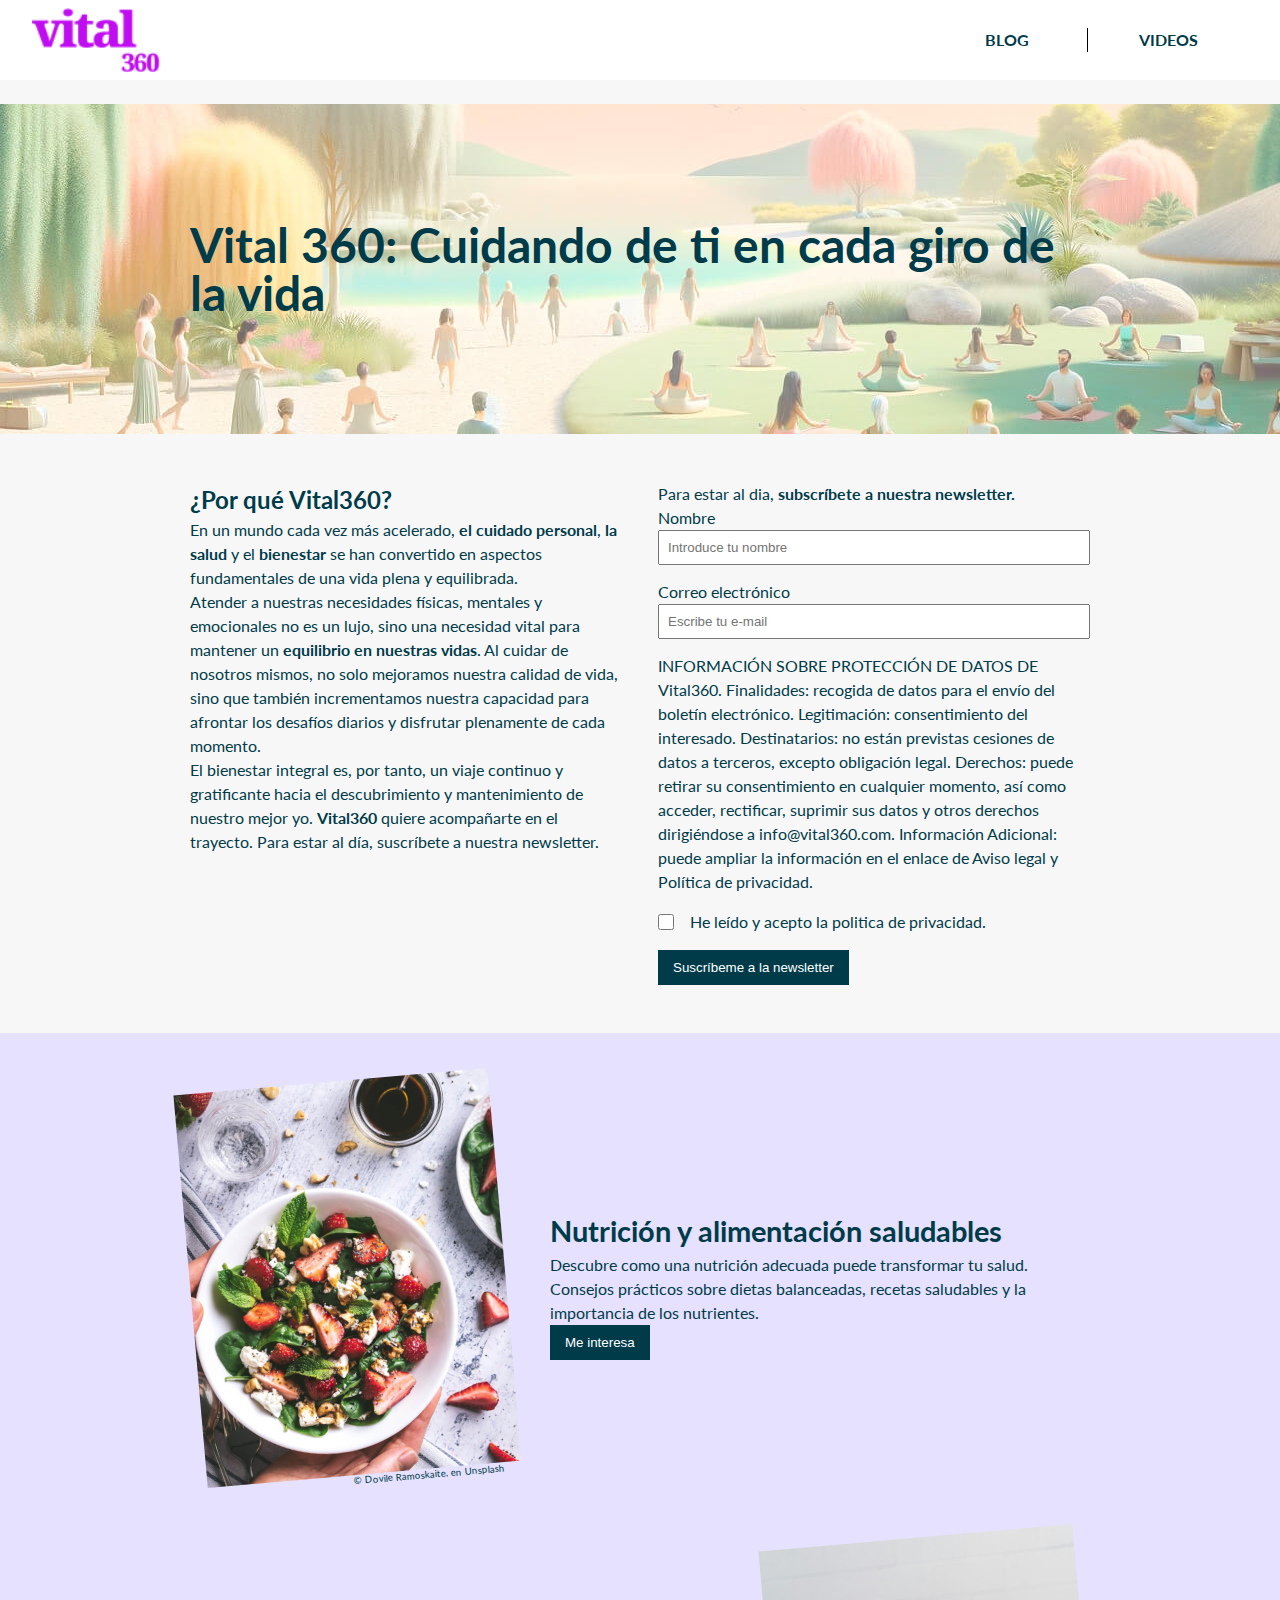
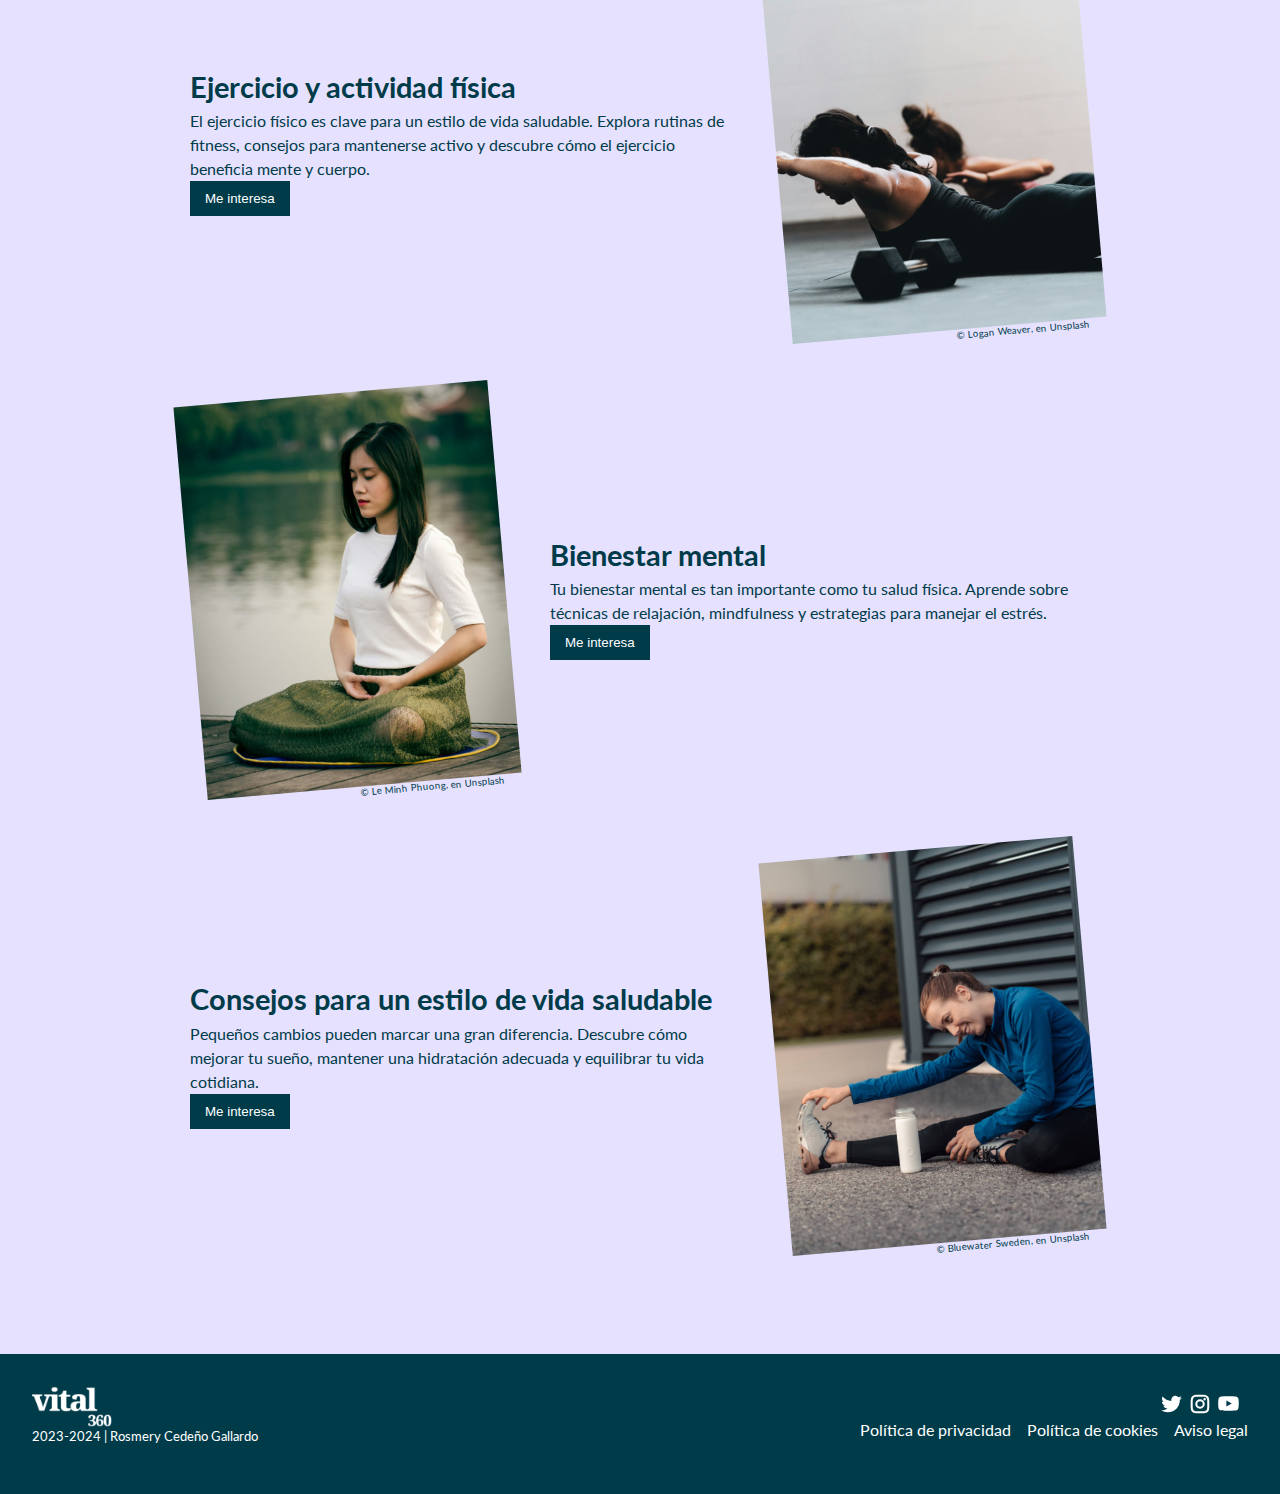
<file: index.html>
<<<<<<< HEAD
<!DOCTYPE html>
<html lang="es">

<meta charset="UTF-8">
    <meta name="viewport" content="width=device-width, initial-scale=1.0">
    <meta name="viewport" content="width=device-width, initial-scale=1, shrink-to-fit=no">
    <title>Tu Sitio de Cuidado Personal</title>
    <link rel="preconnect" href="https://fonts.googleapis.com">
    <link rel="preconnect" href="https://fonts.gstatic.com" crossorigin>
    <link href="https://fonts.googleapis.com/css2?family=Lato:wght@400;700;900&family=Noto+Serif:wght@600&display=swap" rel="stylesheet">
    <link rel="stylesheet" href="css/styles.css" />
    <link rel="icon" type="image/x-png" href="img/favicon.png">

<body class="home">
    <header>
        <div class="menu">
            <div class="container_n_f">
                <a href="index.html"><img src="img/logoVital360.svg" alt="logo"></a>
                <nav>
                    <ul>
                        <li class="border-right"><a href="blog.html">BLOG</a></li>
                        <li><a href="videos.html">VIDEOS</a></li>
                    </ul>
                </nav>
            </div>
        </div>

        <div class="img-prin">
            <div class="container1">
                <h1 class="title"> Vital 360: Cuidando de ti en cada giro de la vida </h1>
            </div>
        </div>
    </header>

    <main>
        <section class="form container1">
            <div class="item">
                <h2>¿Por qué Vital360?</h2>
                <p>
                    En un mundo cada vez más acelerado, <strong>el cuidado personal</strong>, <strong>la salud</strong>
                    y el
                    <strong> bienestar </strong>se han convertido en aspectos fundamentales de una vida plena y
                    equilibrada.
                </p>

                <p> Atender a nuestras necesidades físicas, mentales y emocionales no es un lujo,
                    sino una necesidad vital para mantener un <strong>equilibrio en nuestras vidas</strong>. Al
                    cuidar de nosotros mismos, no solo mejoramos nuestra calidad de vida, sino
                    que también incrementamos nuestra capacidad para afrontar los desafíos
                    diarios y disfrutar plenamente de cada momento.
                </p>
                <p>
                    El bienestar integral es, por tanto, un viaje continuo y gratificante hacia el
                    descubrimiento y mantenimiento de nuestro mejor yo. <strong>Vital360</strong> quiere
                    acompañarte en el trayecto.
                    Para estar al día, suscríbete a nuestra newsletter.
                </p>
            </div>

            <!--Código Información Personal-->
            <div class="item">
                <div>Para estar al dia, <strong>subscríbete a nuestra newsletter.</strong></div>
                <form>
                    <ul id="miLista">
                        <li>
                            <label class="label" for="username"> Nombre</label>
                            <input class="input" id="username" placeholder="Introduce tu nombre" type="text"
                                name="user_name" required pattern="[A-Za-z'-]{3,64}"
                                title="Solo letras, apóstrofes o guiones, mínimo 3 carácteres y máximo 64 carácteres">
                        </li>
                        <li>
                            <label class="Correo electrónico">Correo electrónico</label>
                            <input class="input" id="correo" placeholder="Escribe tu e-mail" type="text" name="correo"
                                title="Solo letras, apóstrofes o guiones, mínimo 3 carácteres y máximo 64 carácteres">
                            <p>
                                INFORMACIÓN SOBRE PROTECCIÓN DE DATOS DE Vital360.
                                Finalidades: recogida de datos para el envío del boletín electrónico.
                                Legitimación: consentimiento del interesado. Destinatarios: no están
                                previstas cesiones de datos a terceros, excepto obligación legal.
                                Derechos: puede retirar su consentimiento en cualquier momento, así
                                como acceder, rectificar, suprimir sus datos y otros derechos
                                dirigiéndose a <a href="#">info@vital360.com.</a> Información Adicional: puede ampliar
                                la información en el enlace de <a href="#">Aviso legal</a> y <a href="#">Política de
                                    privacidad.</a>
                            </p>
                        </li>
                    </ul>

                    <div class="check">
                        <label for="aceptar">He leído y acepto la politica de privacidad.</label>
                        <input type="checkbox" name="terms" required="">
                    </div>

                    <!--checkbox-->
                    <button id="aceptar" onclick="Suscribete()">Suscríbeme a la newsletter</button>
                </form>
            </div>
        </section>
        

        <!--Información General-->
        <div class="bg-contrast">
            <section class="articles container1">
                <article>
                    <figure>
                        <img src="img/home-bloc1.jpg" alt="imagen de plato con frutas nutritivas">
                        <figcaption> © Dovile Ramoskaite, en Unsplash</figcaption>
                    </figure>
                    <div>
                        <h3> Nutrición y alimentación saludables</h3>
                        <p>
                            Descubre como una nutrición adecuada puede transformar tu salud. Consejos
                            prácticos sobre dietas balanceadas, recetas saludables y la importancia de los
                            nutrientes.
                        </p>

                        <button onclick="info()">Me interesa</button>
                    </div>
                </article>
                <article class="reverse">
                    <figure>
                        <img src="img/home-bloc2.jpg" alt="imagen de persona haciendo ejercicio">
                        <figcaption> © Logan Weaver, en Unsplash</figcaption>
                    </figure>
                    <div>
                        <h3>Ejercicio y actividad física</h3>
                        <p>
                            El ejercicio físico es clave para un estilo de vida saludable. Explora rutinas de
                            fitness, consejos para mantenerse activo y descubre cómo el ejercicio beneficia
                            mente y cuerpo.
                        </p>

                        <button onclick="info()">Me interesa</button>
                    </div>
                </article>
                <article>
                    <figure>
                        <img src="img/home-bloc3.jpg" alt="imagen de persona meditando">
                        <figcaption> © Le Minh Phuong, en Unsplash</figcaption>
                    </figure>
                    <div>
                        <h3>Bienestar mental</h3>
                        <p>
                            Tu bienestar mental es tan importante como tu salud física. Aprende sobre
                            técnicas de relajación, mindfulness y estrategias para manejar el estrés.
                        </p>

                        <button onclick="info()">Me interesa</button>
                    </div>
                </article>
                <article class="reverse">
                    <figure>
                        <img src="img/home-bloc4.jpg" alt="imagen de persona haciendo calentamiento">
                        <figcaption> © Bluewater Sweden, en Unsplash</figcaption>
                    </figure>
                    <div>
                        <h3>Consejos para un estilo de vida saludable</h3>
                        <p>
                            Pequeños cambios pueden marcar una gran diferencia. Descubre cómo
                            mejorar tu sueño, mantener una hidratación adecuada y equilibrar tu vida
                            cotidiana.
                        </p>

                        <button onclick="info()">Me interesa</button>
                    </div>
                </article>
            </section>
        </div>
    </main>
    <footer>
        <div class="container_f">
            <div class="logo">
                <figure>
                    <img src="img/logoVital360-n.svg" alt="Logo">
                </figure>
                
                <p>2023-2024 | Rosmery Cedeño Gallardo</p>
            </div>
    
    
            <div class="footer_links">
                <div id="sm">
                    <a href="#"><img src="/img/twitter.svg" alt="Twitter"></a>
                    <a href="#"><img src="/img/instagram.svg" alt="Instagram"></a>
                    <a href="#"><img src="/img/youtube.svg" alt="Youtube"></a>
                </div>
                <div id="legal">
                    <a href="#">Política de privacidad</a>
                    <a href="#">Política de cookies</a>
                    <a href="#">Aviso legal</a>
                </div>
            </div>
        </div>
    </footer>
</body>
</html>
</file>
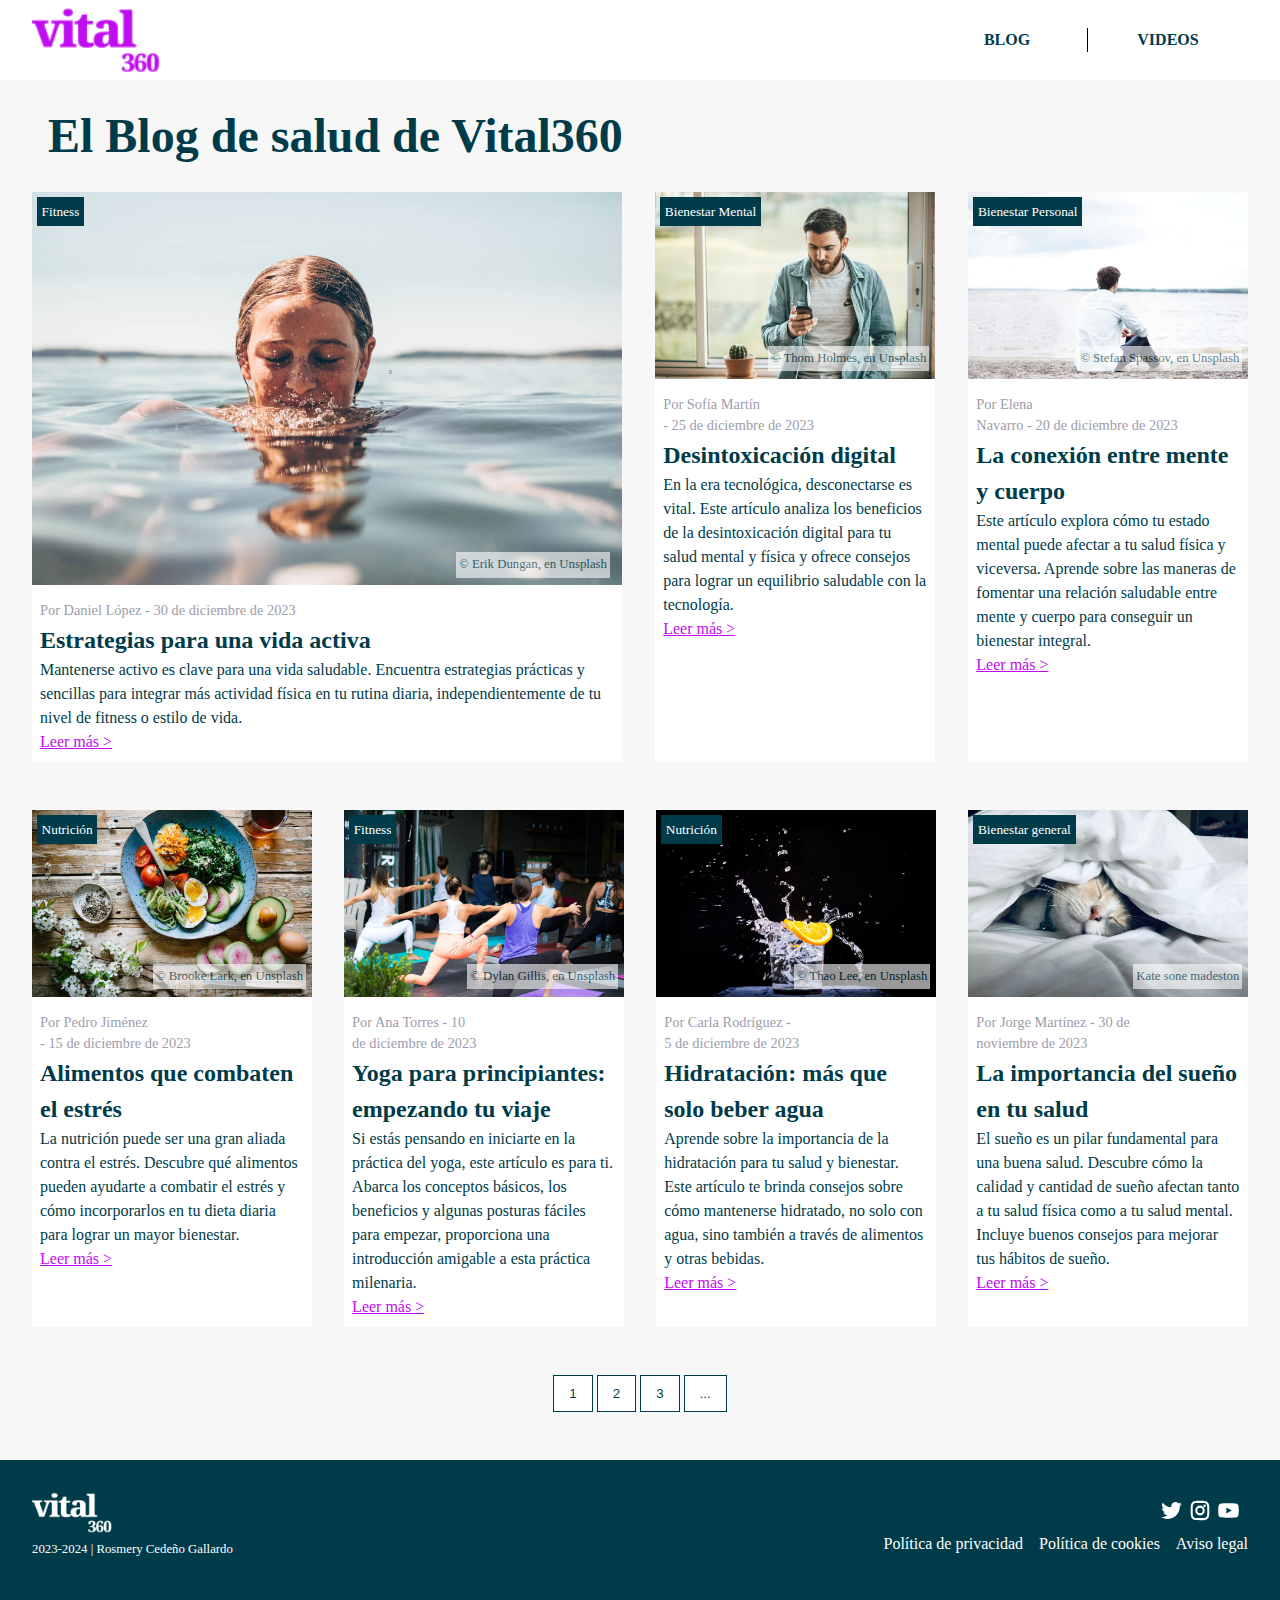
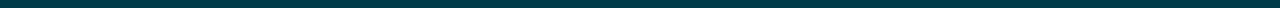
<file: blog.html>
<!DOCTYPE html>
<html lang="es">

<head>
    <meta charset="UTF-8">
    <meta name="viewport" content="width=device-width, initial-scale=1.0">
    <title>Blog</title>
    <link rel="preconnect" href="https://fonts.googleapis.com">
    <link rel="preconnect" href="https://fonts.gstatic.com" crossorigin>
    <link href="https://fonts.googleapis.com/css2?family=Noto+Serif:wght@600&display=swap" rel="stylesheet">
    <link rel="stylesheet" href="css/styles.css" />

    <link rel="icon" type="image/x-png" href="img/favicon.png">
</head>

<body>
    <header>
        <div class="menu">
            <div class="container_n_f">
                <a href="index.html"><img src="img/logoVital360.svg" alt="logo"></a>
                <nav>
                    <ul>
                        <li class="border-right"><a href="blog.html">BLOG</a></li>
                        <li><a href="videos.html">VIDEOS</a></li>
                    </ul>
                </nav>
            </div>
        </div>
    </header>

    <main class="blog">
        <section class="blog-cards-container container2">
            <h1>El Blog de salud de Vital360</h1>

            <article id="first_article"> 
                <figure>
                    <p class="tag"><a href="#">Fitness</a></p>
                    <img src="img/estrategias-vida-activa.jpg" alt="Estrategias para una vida activa">

                    <figcaption>© Erik Dungan, en Unsplash</figcaption>
                </figure>
                <div>
                    <p class="author">Por Daniel López - 30 de diciembre de 2023</p>
                    <h2><a href="entrada.html">Estrategias para una vida activa </a></h2>
                    <p>
                        Mantenerse activo es clave para una vida saludable. Encuentra estrategias prácticas y sencillas para
                        integrar más actividad física en tu rutina diaria, independientemente de tu nivel de fitness o estilo de
                        vida. 
                    </p>
                    <a class="info" href="entrada.html">Leer más ></a>
                </div>
            </article>
            <article>
                <figure>
                    <p class="tag"><a href="#">Bienestar Mental</a></p>
                    <img src="img/desintoxicacion-digital.jpg" alt="Desintoxicación digital">
                    <figcaption>© Thom Holmes, en Unsplash</figcaption>
                </figure>

                <div>
                    <p class="author">Por Sofía Martín - 25 de diciembre de 2023</p>
                    <h2><a href="#">Desintoxicación digital </a></h2>
                    <p>En la era tecnológica, desconectarse es vital. Este artículo analiza los beneficios de la
                        desintoxicación digital para tu salud mental y física y ofrece consejos para lograr un equilibrio
                        saludable con la tecnología. </p>
                    <a class="info" href="#">Leer más ></a>
                </div>
            </article>
            <article>
                <figure>
                    <p class="tag"><a href="#">Bienestar Personal</a></p>
                    <img src="img/conexion-mente-cuerpo.jpg" alt="La conexión entre mente y cuerpo">
                    <figcaption>© Stefan Spassov, en Unsplash</figcaption>
                </figure>

                <div>
                    <p class="author">Por Elena Navarro - 20 de diciembre de 2023</p>
                    <h2><a href="#">La conexión entre mente y cuerpo </a></h2>
                    <p>Este artículo explora cómo tu estado mental puede afectar a tu salud física y viceversa. Aprende sobre
                        las maneras de fomentar una relación saludable entre mente y cuerpo para conseguir un bienestar
                        integral. </p>
                    <a class="info" href="#">Leer más ></a>
                </div>
            </article>
            <article>
                <figure >
                    <p class="tag"><a href="#">Nutrición</a></p>
                    <img src="img/alimentos-combaten-estres.jpg" alt="Alimentos que combaten el estrés">
                    <figcaption>© Brooke Lark, en Unsplash</figcaption>
                </figure>
                <div>
                    <p class="author">Por Pedro Jiménez - 15 de diciembre de 2023</p>
                    <h2><a href="#">Alimentos que combaten el estrés </a></h2>
                    <p>La nutrición puede ser una gran aliada contra el estrés. Descubre qué alimentos pueden ayudarte a
                        combatir el estrés y cómo incorporarlos en tu dieta diaria para lograr un mayor bienestar. </p>
                    <a class="info" href="#">Leer más ></a>
                </div>
            </article>
            <article>
                <figure>
                    <p class="tag"><a href="#">Fitness</a></p>
                    <img src="img/yoga-principiantes.jpg" alt="Yoga para principiantes">
                    <figcaption>© Dylan Gillis, en Unsplash</figcaption>
                </figure>
                <div>
                    <p class="author">Por Ana Torres - 10 de diciembre de 2023</p>
                    <h2><a href="#">Yoga para principiantes: empezando tu viaje </a></h2>
                    <p>Si estás pensando en iniciarte en la práctica del yoga, este artículo es para ti. Abarca los conceptos
                        básicos, los beneficios y algunas posturas fáciles para empezar, proporciona una introducción amigable a
                        esta práctica milenaria. </p>
                    <a class="info" href="#">Leer más ></a>
                </div>
            </article>
            <article>
                <figure>
                    <p class="tag"><a href="#">Nutrición</a></p>
                    <img src="img/hidratacion.jpg" alt="Hidratación: más que solo beber agua">
                    <figcaption>© Thao Lee, en Unsplash</figcaption>
                </figure>
                <div>
                    <p class="author">Por Carla Rodríguez - 5 de diciembre de 2023</p>
                    <h2><a href="#">Hidratación: más que solo beber agua</a></h2>
                    <p>Aprende sobre la importancia de la hidratación para tu salud y bienestar. Este artículo te brinda
                        consejos sobre cómo mantenerse hidratado, no solo con agua, sino también a través de alimentos y otras
                        bebidas. </p>
                    <a class="info" href="#">Leer más ></a>
                </div>
            </article>
            <article>
                <figure>
                    <p class="tag"><a href="#">Bienestar general</a></p>
                    <img src="img/importancia-sueno-salud.jpg" alt="La importancia del sueño en tu salud">
                    <figcaption>Kate sone madeston</figcaption>
                </figure>
                <div>
                    <p class="author">Por Jorge Martínez - 30 de noviembre de 2023</p>
                    <h2><a href="#">La importancia del sueño en tu salud</a></h2>
                    <p>El sueño es un pilar fundamental para una buena salud. Descubre cómo la calidad y cantidad de sueño
                        afectan tanto a tu salud física como a tu salud mental. Incluye buenos consejos para mejorar tus hábitos
                        de sueño. </p>
                    <a class="info" href="#">Leer más ></a>
                </div>
            </article>
        </section>

        <div class="pagination-buttons">
            <button onclick="changePage('prev')">1</button>
            <button onclick="changePage('next')">2</button>
            <button onclick="changePage('next')">3</button>
            <button onclick="changePage('next')">...</button>
        </div>
    </main>

    <footer>
        <div class="container_f">
            <div class="logo">
                <figure>
                    <img src="img/logoVital360-n.svg" alt="Logo">
                </figure>
                
                <p>2023-2024 | Rosmery Cedeño Gallardo</p>
            </div>
    
    
            <div class="footer_links">
                <div id="sm">
                    <a href="#"><img src="img/twitter.svg" alt="Twitter"></a>
                    <a href="#"><img src="img/instagram.svg" alt="Instagram"></a>
                    <a href="#"><img src="img/youtube.svg" alt="Youtube"></a>
                </div>
                <div id="legal">
                    <a href="#">Política de privacidad</a>
                    <a href="#">Política de cookies</a>
                    <a href="#">Aviso legal</a>
                </div>
            </div>
        </div>
    </footer>
</body>

</html>
</file>
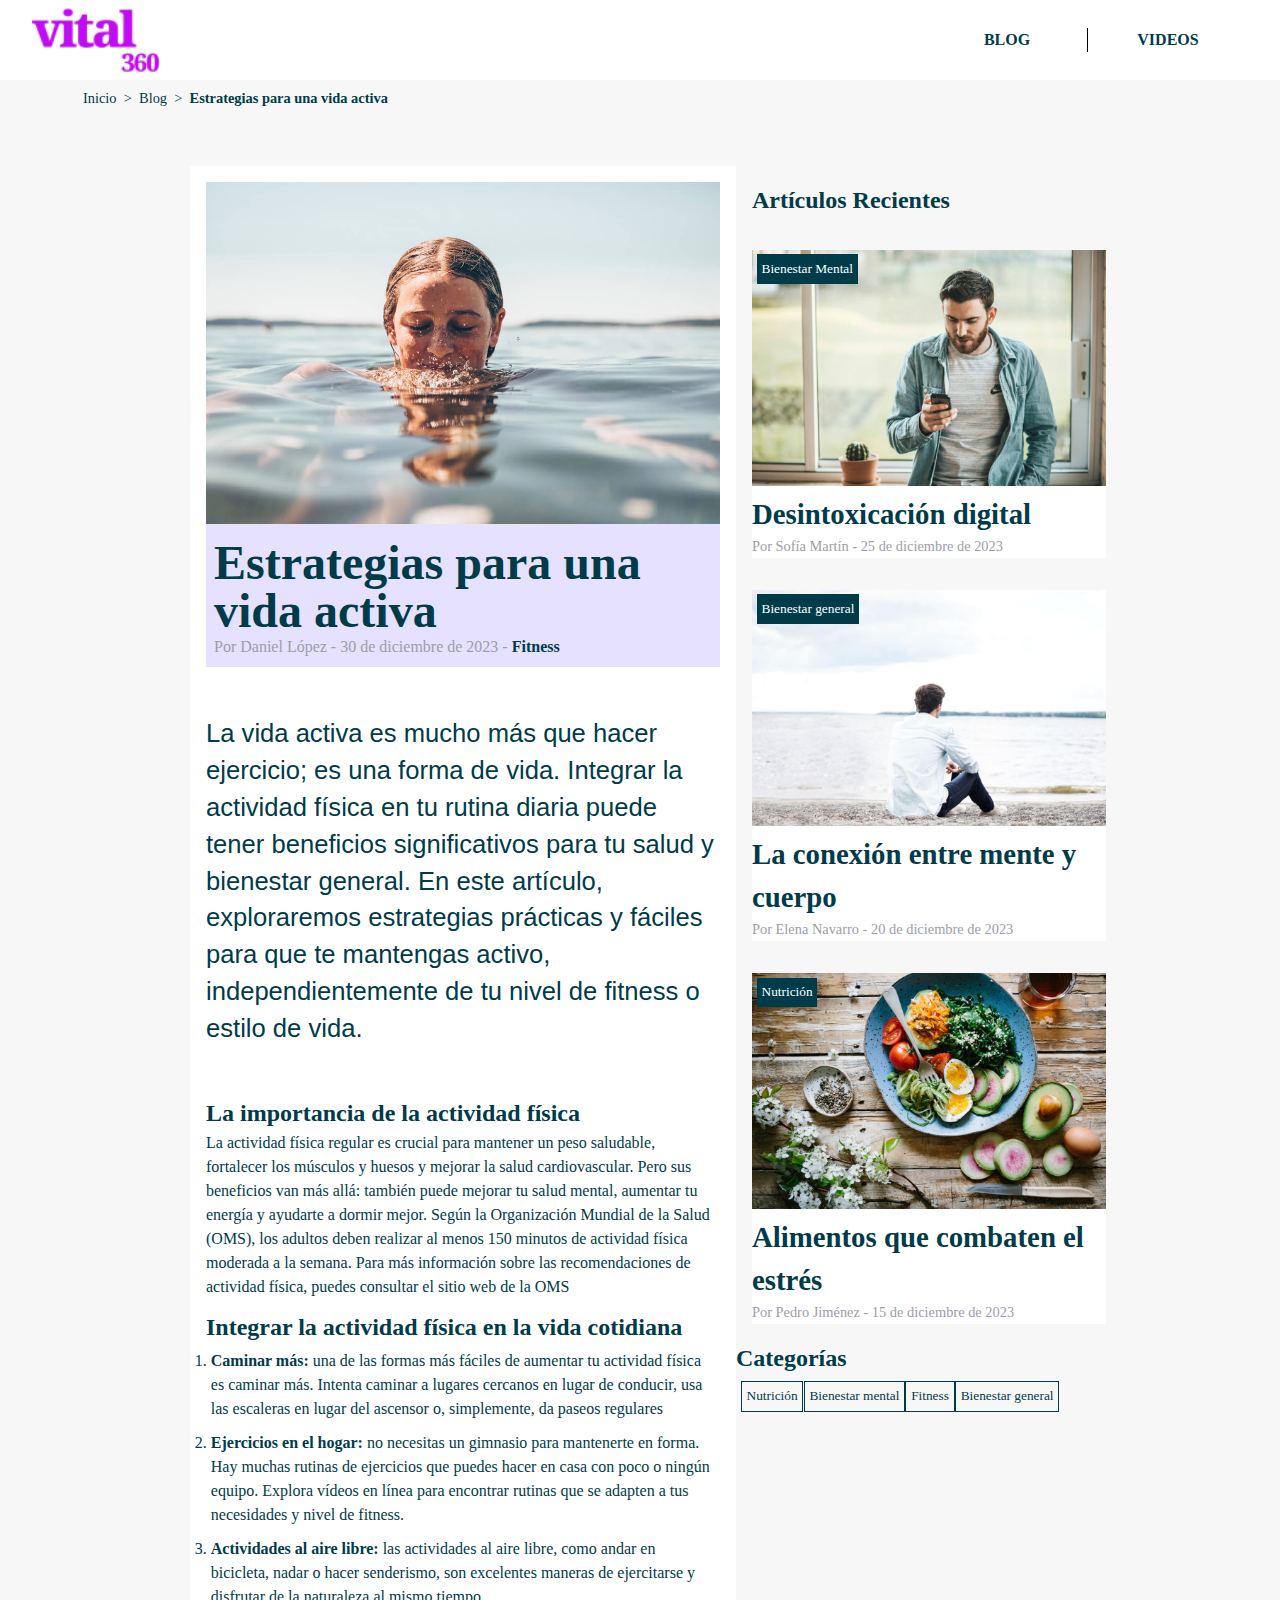
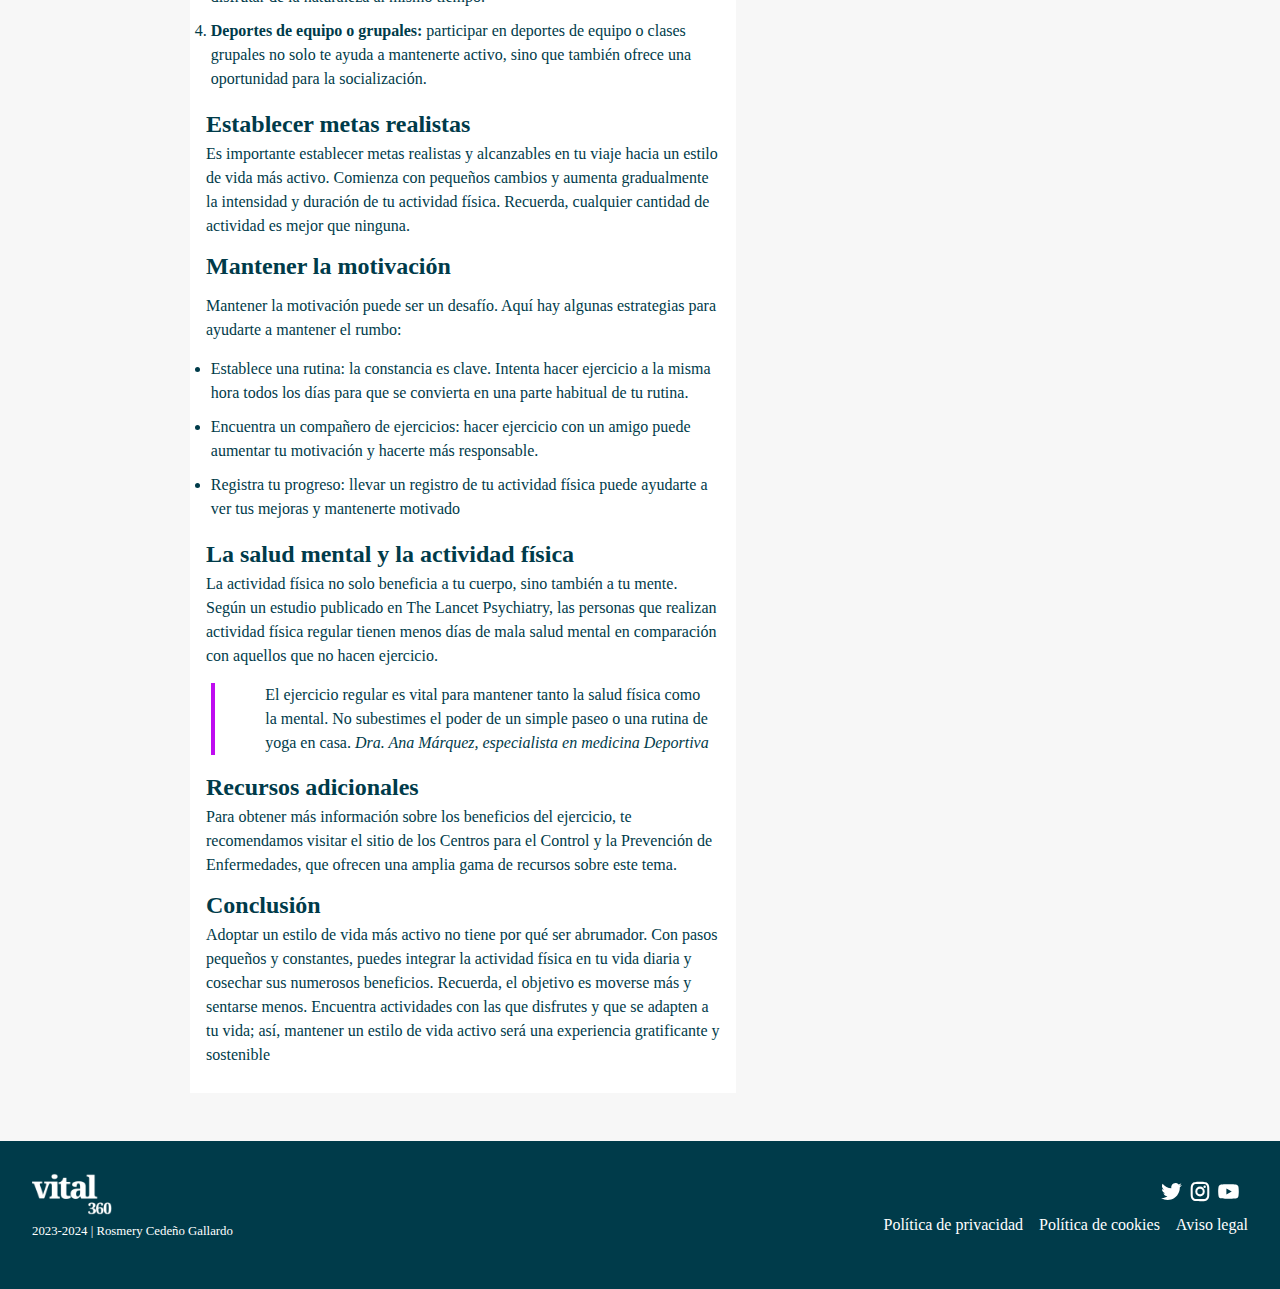
<file: entrada.html>
<!DOCTYPE html>
<html lang="es">

<head>
    <meta charset="UTF-8">
    <meta name="viewport" content="width=device-width, initial-scale=1.0">
    <title>entrada</title>
    <link rel="preconnect" href="https://fonts.googleapis.com">
    <link rel="preconnect" href="https://fonts.gstatic.com" crossorigin>
    <link href="https://fonts.googleapis.com/css2?family=Noto+Serif:wght@600&display=swap" rel="stylesheet">
    <link rel="stylesheet" href="css/styles.css" />

    <link rel="icon" type="image/x-png" href="img/favicon.png">
</head>

<body>
    <header>    
        <div class="menu">
            <div class="container_n_f">
                <a href="index.html"><img src="img/logoVital360.svg" alt="logo"></a>
                <nav>
                    <ul>
                        <li class="border-right"><a href="blog.html">BLOG</a></li>
                        <li><a href="videos.html">VIDEOS</a></li>
                    </ul>
                </nav>
            </div>
        </div>
    </header>
    <main class="post">
        <section class="breadcrumb_section background-color4 color1">
            <div class="breadcrumb_sizeBox">
                <ul class="breadcrumb color1">
                    <li><a class="color1" href="index.html">Inicio</a></li>
                    <li>&gt;</li>
                    <li><a href="blog.html">Blog</a></li>
                    <li>&gt;</li>
                    <li><strong>Estrategias para una vida activa</strong></li>
                </ul>
            </div>
        </section>
        <div class="container1 post-content">
            <section class="bg">
                <article>
                    <figure class="into">
                        <img src="img/estrategias-vida-activa.jpg" alt="estrategias">
                        <div class="tema"><h1>Estrategias para una vida activa</h1>
                        <figcaption>Por Daniel López - 30 de diciembre de 2023 - <strong>Fitness</strong></figcaption></div>
                    </figure>
                    <p class="legend">La vida activa es mucho más que hacer ejercicio; es una forma de vida. Integrar la actividad física en tu
                        rutina diaria puede tener beneficios significativos para tu salud y bienestar general. En este artículo,
                        exploraremos estrategias prácticas y fáciles para que te mantengas activo, independientemente de tu nivel de
                        fitness o estilo de vida.
                    </p>
                    
                    <h2>La importancia de la actividad física </h2>
                    <p class="legend1 margin">
                        La actividad física regular es crucial para mantener un peso saludable, fortalecer los músculos y huesos y
                        mejorar la salud cardiovascular. Pero sus beneficios van más allá: también puede mejorar tu salud mental,
                        aumentar tu energía y ayudarte a dormir mejor. Según la Organización Mundial de la Salud (OMS), los adultos
                        deben realizar al menos 150 minutos de actividad física moderada a la semana. Para más información sobre las
                        recomendaciones de actividad física, puedes consultar el <a class="links_entrada" href="https://www.cdc.gov/physicalactivity/basics/pa-health/index.htm">sitio web de la OMS</a>
                    </p>
                    <h2 class="margin;">Integrar la actividad física en la vida cotidiana</h2>
                    <div class="size">
                    <ol>
                        <li class="margin"> <strong>Caminar más:</strong> una de las formas más fáciles de aumentar tu actividad física es caminar más. Intenta
                            caminar a lugares cercanos en lugar de conducir, usa las escaleras en lugar del ascensor o, simplemente,
                            da paseos regulares </li>
                        <li class="margin"> <strong>Ejercicios en el hogar:</strong> no necesitas un gimnasio para mantenerte en forma. Hay muchas rutinas de
                            ejercicios que puedes hacer en casa con poco o ningún equipo. Explora vídeos en línea para encontrar
                            rutinas que se adapten a tus necesidades y nivel de fitness.</li>
                        <li class="margin"> <strong> Actividades al aire libre:</strong> las actividades al aire libre, como andar en bicicleta, nadar o hacer
                            senderismo, son excelentes maneras de ejercitarse y disfrutar de la naturaleza al mismo tiempo.</li>
                        <li class="margin"> <strong>Deportes de equipo o grupales:</strong> participar en deportes de equipo o clases grupales no solo te ayuda a
                            mantenerte activo, sino que también ofrece una oportunidad para la socialización.</li>
                    </ol>
                    </div>
                    <h2>Establecer metas realistas </h2>
                   
                    <p class="margin">Es importante establecer metas realistas y alcanzables en tu viaje hacia un estilo de vida más activo.
                        Comienza con pequeños cambios y aumenta gradualmente la intensidad y duración de tu actividad física.
                        Recuerda, cualquier cantidad de actividad es mejor que ninguna.</p>
                    
                        <h2 class="margin">Mantener la motivación </h2>
                        <p class="margin">Mantener la motivación puede ser un desafío. Aquí hay algunas estrategias para ayudarte a mantener el rumbo:
                    </p>
                    <div class="size">
                        <ul>
                            <li class="margin">Establece una rutina: la constancia es clave. Intenta hacer ejercicio a la misma hora todos los días
                                para que se convierta en una parte habitual de tu rutina. </li>
                            <li class="margin">Encuentra un compañero de ejercicios: hacer ejercicio con un amigo puede aumentar tu motivación y
                                hacerte más responsable. </li>
                            <li class="margin">Registra tu progreso: llevar un registro de tu actividad física puede ayudarte a ver tus mejoras y
                                mantenerte motivado</li>
                        </ul>
                    </div>
                    <h2>La salud mental y la actividad física </h2>
                    <p class="margin">La actividad física no solo beneficia a tu cuerpo, sino también a tu mente. Según un estudio publicado en The
                        Lancet Psychiatry, las personas que realizan actividad física regular tienen menos días de mala salud mental
                        en comparación con aquellos que no hacen ejercicio. </p>
                    <div class="size">
                        <blockquote
                        cite="https://www.cdc.gov/physicalactivity/basics/pa-health/index.htm">
                        <p class="margin">El ejercicio regular es vital para mantener tanto la salud física como la mental. No subestimes el poder de
                            un simple paseo o una rutina de yoga en casa.<em> Dra. Ana Márquez, especialista en medicina Deportiva </em></p>
                        </blockquote>
                    </div>
                    <h2>Recursos adicionales </h2>
                        <p class="margin">Para obtener más información sobre los beneficios del ejercicio, te recomendamos visitar el sitio de los 
                            <a class="links_entrada" href="https://www.cdc.gov/physicalactivity/basics/pa-health/index.htm"> Centros para el Control y la
                            Prevención de Enfermedades</a>, que ofrecen una amplia gama de recursos sobre este tema.
                        </p>
                    <h2> Conclusión </h2>
                    <p class="margin">Adoptar un estilo de vida más activo no tiene por qué ser abrumador. Con pasos pequeños y constantes, puedes
                        integrar la actividad física en tu vida diaria y cosechar sus numerosos beneficios. Recuerda, el objetivo es
                        moverse más y sentarse menos. Encuentra actividades con las que disfrutes y que se adapten a tu vida; así,
                        mantener un estilo de vida activo será una experiencia gratificante y sostenible</p>
              
                </article>
            </section>
            
            <aside>
                <div class="post2">
                    <h2>Artículos Recientes</h2>
                    <article>
                        <figure>
                            <p class="tag"><a href="#">Bienestar Mental</a></p>
                            <img src="img/desintoxicacion-digital.jpg" alt="Desintoxicación digital">
                            <figcaption>
                                <h3><a href="#">Desintoxicación digital</a></h3>
                                <p class="author">Por Sofía Martín - 25 de diciembre de 2023</p>
                            </figcaption>
                        </figure>
                    </article>
                    <article>
                        <figure>
                            <p class="tag"><a href="#">Bienestar general</a></p>
                            <img src="img/conexion-mente-cuerpo.jpg" alt="La conexión entre mente y cuerpo">
                            <figcaption> <h3>La conexión entre mente y cuerpo</h3>
                                <p class="author">Por Elena Navarro - 20 de diciembre de 2023</p></figcaption>
                        </figure>
                        <div>
                            
                        </div>
                    </article>
                    <article>
                        <figure >
                            <p class="tag"><a href="#">Nutrición</a></p>
                            <img src="img/alimentos-combaten-estres.jpg" alt="Alimentos que combaten el estrés">
                            <figcaption><h3><a href="#">Alimentos que combaten el estrés </a></h3>
                            <p class="author">Por Pedro Jiménez - 15 de diciembre de 2023</p></figcaption>
                        </figure>
                    </article>
                </div>
                <div class="cat-section">
                    <h2>Categorías</h2>
                    <ul class="categorias">
                        <li><p><a href="#">Nutrición</a></p></li>
                        <li><p><a href="#">Bienestar mental</a></p></li>
                        <li><p><a href="#">Fitness</a></p></li>
                        <li><p><a href="#">Bienestar general</a></p></li>
                    </ul>
                </div>
            </aside>
            
        </div>
    </main>
    <footer>
        <div class="container_f">
            <div class="logo">
                <figure>
                    <img src="img/logoVital360-n.svg" alt="Logo">
                </figure>
                
                <p>2023-2024 | Rosmery Cedeño Gallardo</p>
            </div>
    
    
            <div class="footer_links">
                <div id="sm">
                    <a href="#"><img src="/img/twitter.svg" alt="Twitter"></a>
                    <a href="#"><img src="/img/instagram.svg" alt="Instagram"></a>
                    <a href="#"><img src="/img/youtube.svg" alt="Youtube"></a>
                </div>
                <div id="legal">
                    <a href="#">Política de privacidad</a>
                    <a href="#">Política de cookies</a>
                    <a href="#">Aviso legal</a>
                </div>
            </div>
        </div>
    </footer>
</body>

</html>
</file>
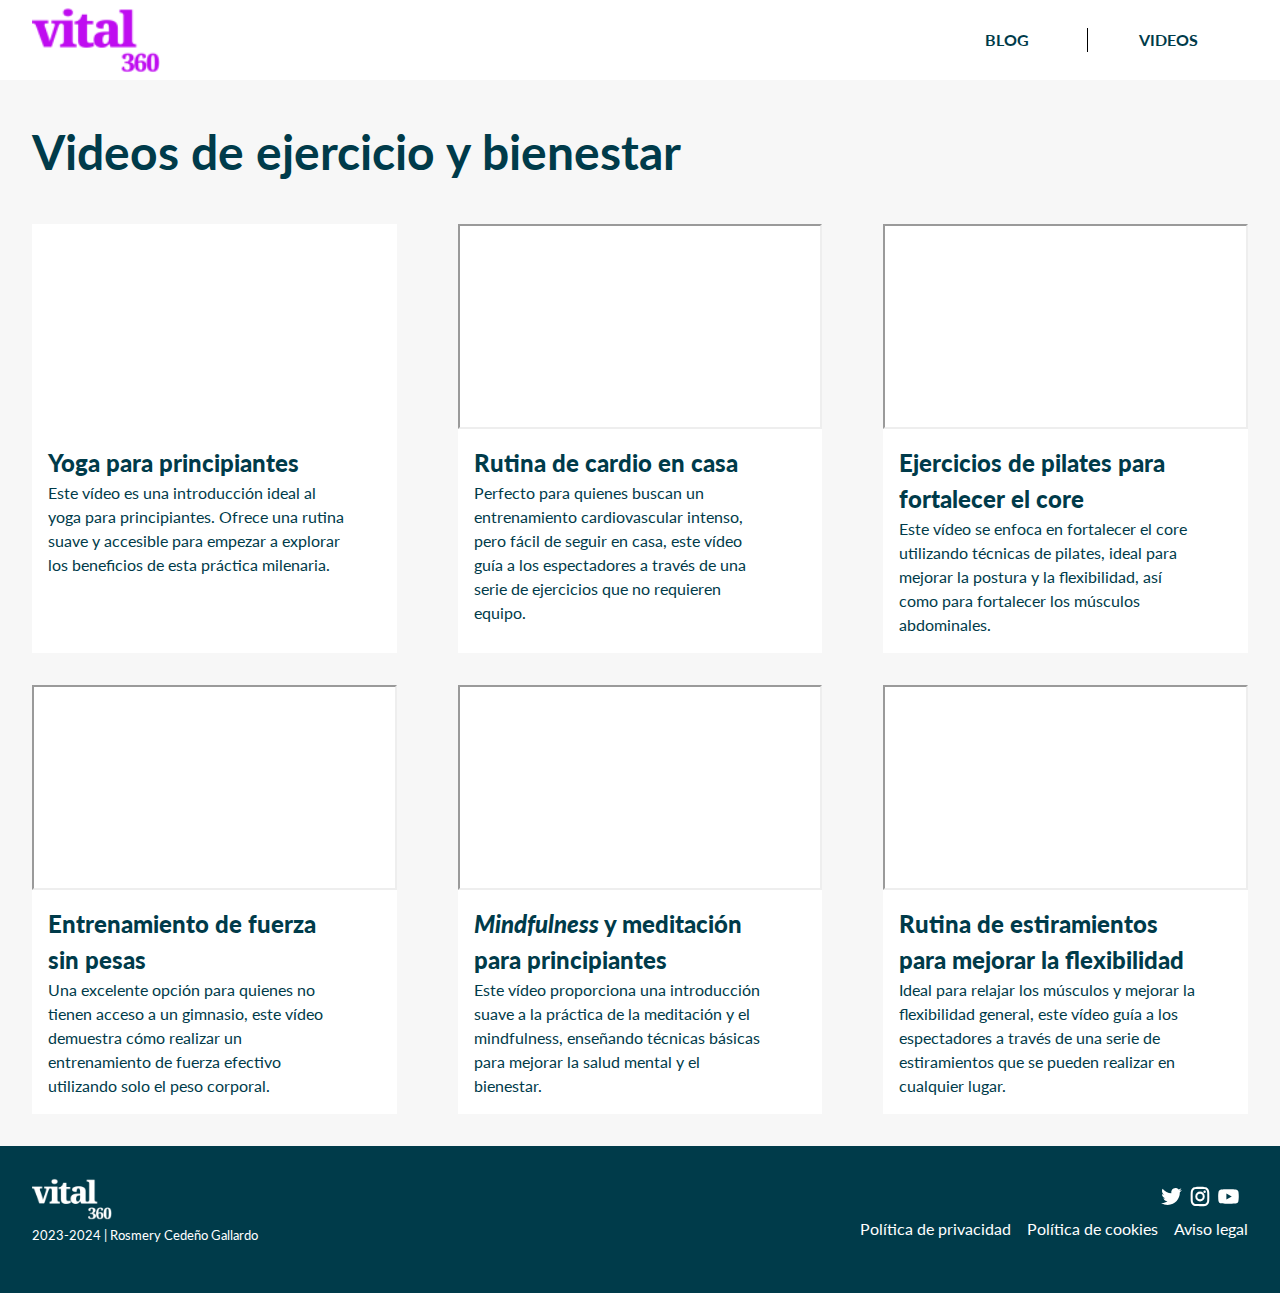
<file: videos.html>
<!DOCTYPE html>
<html lang="es">
<head>
    <meta charset="UTF-8">
    <meta name="viewport" content="width=device-width, initial-scale=1.0">
    <title>videos</title>
    <link rel="preconnect" href="https://fonts.googleapis.com">
    <link rel="preconnect" href="https://fonts.gstatic.com" crossorigin>
    <link href="https://fonts.googleapis.com/css2?family=Lato:wght@400;700;900&family=Noto+Serif:wght@600&display=swap" rel="stylesheet">
    <link rel="stylesheet" href="/css/styles.css" />
    <link rel="icon" type="image/x-png" href="img/favicon.png">

</head>


<body>
    <header>
        <div class="menu">
            <div class="container_n_f">
                <a href="index.html"><img src="img/logoVital360.svg" alt="logo"></a>
                <nav>
                    <ul>
                        <li class="border-right"><a href="blog.html">BLOG</a></li>
                        <li><a href="videos.html">VIDEOS</a></li>
                    </ul>
                </nav>
            </div>
        </div>
    </header>
    <main class="videos">
        <section class="container2">
            <h1>Videos de ejercicio y bienestar</h1>
            <article>
                <figure>
                    <iframe class="video-fluid" width="560" height="315" src="https://www.youtube.com/embed/VaoV1PrYft4?si=bqMqDtd7e-quv53I" title="YouTube video player" frameborder="0" allow="accelerometer; autoplay; clipboard-write; encrypted-media; gyroscope; picture-in-picture; web-share" allowfullscreen></iframe>
                </figure>
                <div class="info_video">
                    <h2>Yoga para principiantes</h2>
                    <p>
                        Este vídeo es una introducción ideal al yoga para principiantes. Ofrece una rutina suave y accesible para
                        empezar a explorar los beneficios de esta práctica milenaria.
                    </p>
                </div>
            </article>
            <article>
               
                <figure>
                    <iframe class="video-fluid" width="560" height="315" src="https://www.youtube.com/embed/ksi-c8YgClY"
                    title="YouTube video player"
                    allow="accelerometer; autoplay; clipboard-write; encrypted-media; gyroscope; picture-in-picture; web-share"
                    allowfullscreen loading="lazy"></iframe>
                </figure>
                <div class="info_video">
                    <h2>Rutina de cardio en casa</h2>
                    <p>
                        Perfecto para quienes buscan un entrenamiento cardiovascular intenso, pero fácil de seguir en casa, este
                        vídeo guía a los espectadores a través de una serie de ejercicios que no requieren equipo.
                    </p>
                </div>
            </article>
            <article>
                <figure>
                    <iframe class="video-fluid" width="560" height="315" src="https://www.youtube.com/embed/VaoV1PrYft4?si=_r_66I4-fiG_-fMp" 
                    title="YouTube video player"
                    allow="accelerometer; autoplay; clipboard-write; encrypted-media; gyroscope; picture-in-picture; web-share" 
                    allowfullscreen loading="lazy"></iframe>
                </figure>
                <div class="info_video">
                    <h2>Ejercicios de pilates para fortalecer el core </h2>
                    <p>
                        Este vídeo se enfoca en fortalecer el core utilizando técnicas de pilates, ideal para mejorar la postura y la
                        flexibilidad, así como para fortalecer los músculos abdominales.
                    </p>
                </div>
            </article>
            <article>
                <figure>
                    <iframe class="video-fluid" width="560" height="315" src="https://www.youtube.com/embed/mT8MVyEopgs"
                    title="YouTube video player"
                    allow="accelerometer; autoplay; clipboard-write; encrypted-media; gyroscope; picture-in-picture; web-share"
                    allowfullscreen loading="lazy"></iframe>
                </figure>  
                <div class="info_video">
                    <h2>Entrenamiento de fuerza sin pesas </h2>
                    <p>
                        Una excelente opción para quienes no tienen acceso a un gimnasio, este vídeo demuestra cómo realizar un
                        entrenamiento de fuerza efectivo utilizando solo el peso corporal.
                    </p>
                </div> 
            </article>
            <article>
                <figure>
                    <iframe class="video-fluid" width="560" height="315" src="https://www.youtube.com/embed/ZToicYcHIOU"
                    title="YouTube video player"
                    allow="accelerometer; autoplay; clipboard-write; encrypted-media; gyroscope; picture-in-picture; web-share"
                    allowfullscreen loading="lazy"></iframe>
                </figure>
                <div class="info_video">
                    <h2><em>Mindfulness</em> y meditación para principiantes </h2>
                    <p>
                        Este vídeo proporciona una introducción suave a la práctica de la meditación y el mindfulness, enseñando
                        técnicas básicas para mejorar la salud mental y el bienestar.
                    </p>
                </div>
            </article>
            <article>
                <figure>
                    <iframe class="video-fluid" width="560" height="315" src="https://www.youtube.com/embed/2L2lnxIcNmo?si=54s5TZFcOEcFWQK0"
                        title="YouTube video player"
                        allow="accelerometer; autoplay; clipboard-write; encrypted-media; gyroscope; picture-in-picture; web-share"
                        allowfullscreen loading="lazy"></iframe>
                </figure>
                <div class="info_video">
                    <h2>Rutina de estiramientos para mejorar la flexibilidad </h2>
                    <p>
                        Ideal para relajar los músculos y mejorar la flexibilidad general, este vídeo guía a los espectadores a
                        través de una serie de estiramientos que se pueden realizar en cualquier lugar.
                    </p>
                </div>
            </article>
        </section>
    </main>

    <footer>
        <div class="container_f">
            <div class="logo">
                <figure>
                    <img src="img/logoVital360-n.svg" alt="Logo">
                </figure>
                
                <p>2023-2024 | Rosmery Cedeño Gallardo</p>
            </div>
    
    
            <div class="footer_links">
                <div id="sm">
                    <a href="#"><img src="/img/twitter.svg" alt="Twitter"></a>
                    <a href="#"><img src="/img/instagram.svg" alt="Instagram"></a>
                    <a href="#"><img src="/img/youtube.svg" alt="Youtube"></a>
                </div>
                <div id="legal">
                    <a href="#">Política de privacidad</a>
                    <a href="#">Política de cookies</a>
                    <a href="#">Aviso legal</a>
                </div>
            </div>
        </div>
    </footer>
</body>

</html>
</file>
<file: css/styles.css>
/******* 
Colores y tipografía 
 *******/
:root {
   --text-color: rgb(0, 59, 74);
   --text-color-a: rgb(255, 255, 255);
   --contrast-color: rgb(191, 12, 240);
   --contrast-color-a: rgb(229, 225, 254);
   --body-color: rgb(247, 247, 247);
   --gris-text: rgb(158, 157, 171);

   --Lato-400:'Lato', sans-serif;
   --Lato-700:'Lato', sans-serif;
   --Lato-900:'Lato', sans-serif;
   --Noto-Serif: (600);
}

/****************************
Estilos generales
*****************************/ 
*{
   margin: 0;
   padding: 0;
   box-sizing: border-box;
}

body {
   font-family: 'Lato';
   font-weight: 400;
   color: var(--text-color);
   line-height: 1.5;
   background-color: var(--body-color);
   min-height: 100vh;
}
h1 {
   font-size: 3rem;
   line-height: 1;

}
h2{
   font-size: 150%;
}
h3{
   font-size: 1.8rem;
}
a {
   color: var(--text-color);
   text-decoration: none;
}
img{
   width: 100%;
}
.bg-contrast{
   background-color: var(--contrast-color-a);
}
.border-right{
   border-right: 1px solid black;
}
button {
   background-color: var(--text-color);
   color: var(--text-color-a);
   padding: 10px 15px;
   border: none;
   cursor: pointer; 
}
button:hover{
   background-color: rgb(191, 12, 240);
}

/*Espacio para el header*/
.blog, .videos, .entrada{
   margin-top: 80px;
}
/****************************
Header
*****************************/ 
.container_n_f{
   width: 95%;
   display: flex;
   justify-content:space-between;
   align-items: center;
   margin: auto;
}
/******* Reglas menú de navegación  *******/
.menu{
   background-color: white;
   position: fixed;
   top: 0;
   z-index: 5;
   width: 100%;
   height: 80px;

   display: flex;
   align-items: center;
}
.menu a{
   width: 8rem;
   display: flex;
   justify-content: center;
   align-items: center;
}
.menu img{
   width: 100%;
}
.menu ul {
   display: flex;
   list-style: none;
   justify-content: space-between;
}
.menu ul li{
   padding: 0 1rem;
}
nav ul a{
   text-decoration: none;
   color: var(--text-color);
   text-align: end;
   font-weight: 700;
   font-size: 1rem;
}
.img-prin{
   margin-top: 80px;
   width: 100%;
   height: 330px;
   background: url("../img/hero-image-home.jpg") no-repeat 50% 50%;
   display: flex;
}
.container1{
   width: 90%;
   margin: auto;
   padding: 3rem 0;
}
.container3{
   margin: auto;
   border: solid 1px red;
}

/****************************
Index & entradas
*****************************/
#miLista {
   list-style: none;
}
input {
   width: 100%;
   padding: 8px;
   margin-bottom: 15px;
   box-sizing: border-box; 
}
.check{
   display: flex;
   flex-direction: row-reverse;
   justify-content: start;
   align-items: center;
   margin: 1rem 0;
}
.check input{
   width: 1rem;
   height: 1rem;
   margin: 0;
   margin-right: 1rem;
}
/*Segunda sección*/
.articles article{
   display: flex;
   flex-direction: column;
   justify-content: space-between;
   margin-bottom: 3rem;
}
.articles article figure figcaption{
   width: 100%;
   text-align: right;
   font-size: 0.6rem;
}
/*Entrada*/
.post{
   display: flex;
   flex-direction: column;
}
.into{
   background-color: var(--contrast-color-a); 
   margin-bottom: 3rem;
   }
.post article{
   background-color:var(--text-color-a);
}
.bg{
   background-color:var(--text-color-a);
   padding: 1rem;
}
.tema{
   padding: 0.5rem;
}
.tema figcaption{
   color: var(--gris-text);
}
.tema strong{
   color: var(--text-color);
}
.legend{

   font-family: var(--Lato-700);
   text-align: left;
   line-height: 2.3rem;
   font-size: 1.6rem;
   margin-bottom: 3rem;
}
.margin{
   margin-bottom: 10px;
}
.size{
   padding: 0.3rem;
}
.links_entrada:hover{
   color: var(--contrast-color)
}
blockquote {

   border-left: 4px solid var(--contrast-color);
   padding-left: 10%;
}
.breadcrumb_section{
   width: 100%;
   display: flex;
   justify-content: center;
   align-items: center;
   margin-top: 80px;
}
.breadcrumb_sizeBox{
   width: 96%;
   max-width: 1130px;
}
.breadcrumb{
   display: flex;
   align-items: center;
   padding: 0.5rem;
   margin: 0;
}
.breadcrumb li{
   display: flex;
   align-items: center;
   padding: 0;
   font-size: 0.9rem;
   margin-right: 0.5em;
}
.breadcrumb li a{
   padding: 0;
}
.breadcrumb p{
   margin:0% 1% 0% 1%;
}
.categorias{
   margin: 0.3rem;
   font-size: smaller;
   display: flex;
   flex-wrap: wrap;
   justify-content: space-between;
   align-items: center;
   width: 90%;
}
.categorias li{
   list-style: none;
   border: solid 1px var(--text-color);
   padding: 0.3rem;
}
/*Blog and videos*/

/*blog*/
.blog{
   display: flex;
   flex-direction: column;
   justify-content: space-between;
   align-items: center;
}
.blog-cards-container{
   display: flex;
   flex-wrap: wrap;
   justify-content: center;
}
.blog-cards-container article{
   background-color: white;
   width: 95%;
   margin-bottom: 3rem;
}
.blog-cards-container div{
   padding: 0.5rem;
}
.blog h1{
   width: 100%;
   font-weight: 900;
   margin: 2rem 1rem;
}
.tag{
   position: absolute;
   background-color: var(--text-color);
   padding: 0.3rem;
   margin: 0.3rem;
   font-size: smaller;
}
.tag a{
   color: var(--text-color-a);
}

.blog-cards-container figcaption{
   position: relative;
   bottom: 40px;
   background-color: white;
   opacity: 60%;
   float: right;
   padding: 3px;
   margin-right: 2%;
   font-size: 0.8rem;
   text-align: right; 
}
.author{
   color: var(--gris-text);
   font-size: 0.9rem;
}
.info{
   color: var(--contrast-color);
   text-decoration-line: underline;
}
.pagination-buttons{
   margin-bottom: 3rem;
}
.pagination-buttons button{
   background-color: white;
   border: 1px solid var(--text-color);
   color: var(--text-color);
}
.pagination-buttons button:hover{
   background-color:var(--contrast-color);
}
/*Videos*/
.container2{
   width: 95%;
}
.videos h1{
   margin-top: 6rem;
   margin-bottom: 3rem;
}
.videos section{
   margin: auto;
}
.videos article{
   background-color: var(--text-color-a);
   margin-bottom: 3rem;
}
.videos article figure{
   position: relative;
   overflow: hidden;
   width: 100%;
   padding-top: 56.25%;
}
.video-fluid{
   position: absolute;
   top: 0;
   left: 0;
   bottom: 0;
   right: 0;
   width: 100%;
   height: 100%;
}
.info_video{
   padding: 1rem;
   text-align: left;
   width: 90%;
}
.info_video h2{
   font-weight: 900;
}

/*footer*/
footer {
   background-color: var(--text-color);
   display: flex;
   justify-content: center;
   align-items: center;
   padding: 2rem 0 3rem 0;
}
.container_f{
   width: 95%;
   display: flex;
   flex-direction: column;
   justify-content:space-between;
   align-items: center;
   margin: auto;
}
footer p {
   color: var(--text-color-a);
   font-size: 0.8rem;
}
footer a{
   color: var(--text-color-a);
}
footer a:hover{
   color: var(--contrast-color-a)
}
.logo figure{
   width: 5rem;
}
.logo, .footer_links, #legal{
   display: flex;
   flex-direction: column;
   justify-content:center;
   align-items:center;
   margin-bottom: 1rem;
}
#sm{
   width: 6rem;
   display: flex;
   justify-content: center;
   align-items: center;
}
#sm a{
   width: 30%;
}

/*QUERIES*/
@media (min-width: 576px ) {
    .container1 {
        max-width: 540px;
    }
}

@media (min-width: 768px) {
   /*Blog*/
   .blog-cards-container{
      justify-content:space-between;
   }
   .blog-cards-container article{
      width: 45%;
   }
   /*Entrada*/
   .post2{
      display: flex;
      flex-wrap: wrap;
      justify-content: space-between;

   }
   .post2 h2{
      width: 100%;
      margin: 1rem;
   } 
   .post2 article{
      width: 30%;
   } 
   /*Videos*/
   .videos section{
      display: flex;
      flex-wrap: wrap;
      justify-content: space-between;
   }
   .videos h1{
      width: 100%;
      margin-top: 2rem;
   }
   .videos article{
      width: 45%;
   }
}
/*media query para dispositivos móviles*/
@media only screen and (max-width:600px){
  .blog-cards-container{
   width: 100%
  }
}
@media (min-width: 992px) {
   .container1 {
      max-width: 900px;
   }
   .blog1, .blog2{
      flex-direction: row;
   }

   /*footer*/
   .container_f{
      flex-direction: row;
   }
   footer p {
      color: var(--text-color-a);
      font-size: 0.8rem;
   }

   .logo, .footer_links, #legal{
      margin-bottom: 0;
   }
   .logo{
      align-items:start;
   }
   .footer_links{
      align-items:end;
   }
   #legal{
      justify-content: end;
      flex-direction: row;
      width: 30rem;
   }
   #legal a{
      margin-left: 1rem;
   }

   /*Primera sección*/
   .form{
      display: flex;
      justify-content: space-between;
   }
   .form .item{
      width: 48%;
   }
   
   /*Segunda sección*/
   .articles{
      display: flex;
      flex-direction: column;
   }
   
   .articles article{
      flex-direction: row;
      align-items: center;
   }
   .reverse{
      flex-direction: row-reverse !important;
   }
   .articles article figure{
      width: 35%;
   }
   .articles article figure img, .articles article figure figcaption{
      transform: rotate(-5deg);
   }
   .articles article div{
      width: 60%;
   }

   /*Blog*/
   .blog-cards-container article{
      width: 23%;
   }

   #first_article{
      width: 48.5%;
   }

   /*Entrada*/
   .post-content{
      display: flex;
   }
   .post2{
      display: flex;
      flex-direction: column;
      
   } 
   .post2 article{
      width: 100%;
      margin: 1rem;
   } 
   .bg{
   width: 170%;

      
   }
   /*Videos*/
   .videos h1{
      margin-top: 3rem;
   }
   .videos section{
      display: flex;
      flex-wrap: wrap;
   }
   .videos article{
      width: 30%;
      margin-bottom: 2rem;
   }
}

@media (min-width: 1200px) {
  
}
</file>
